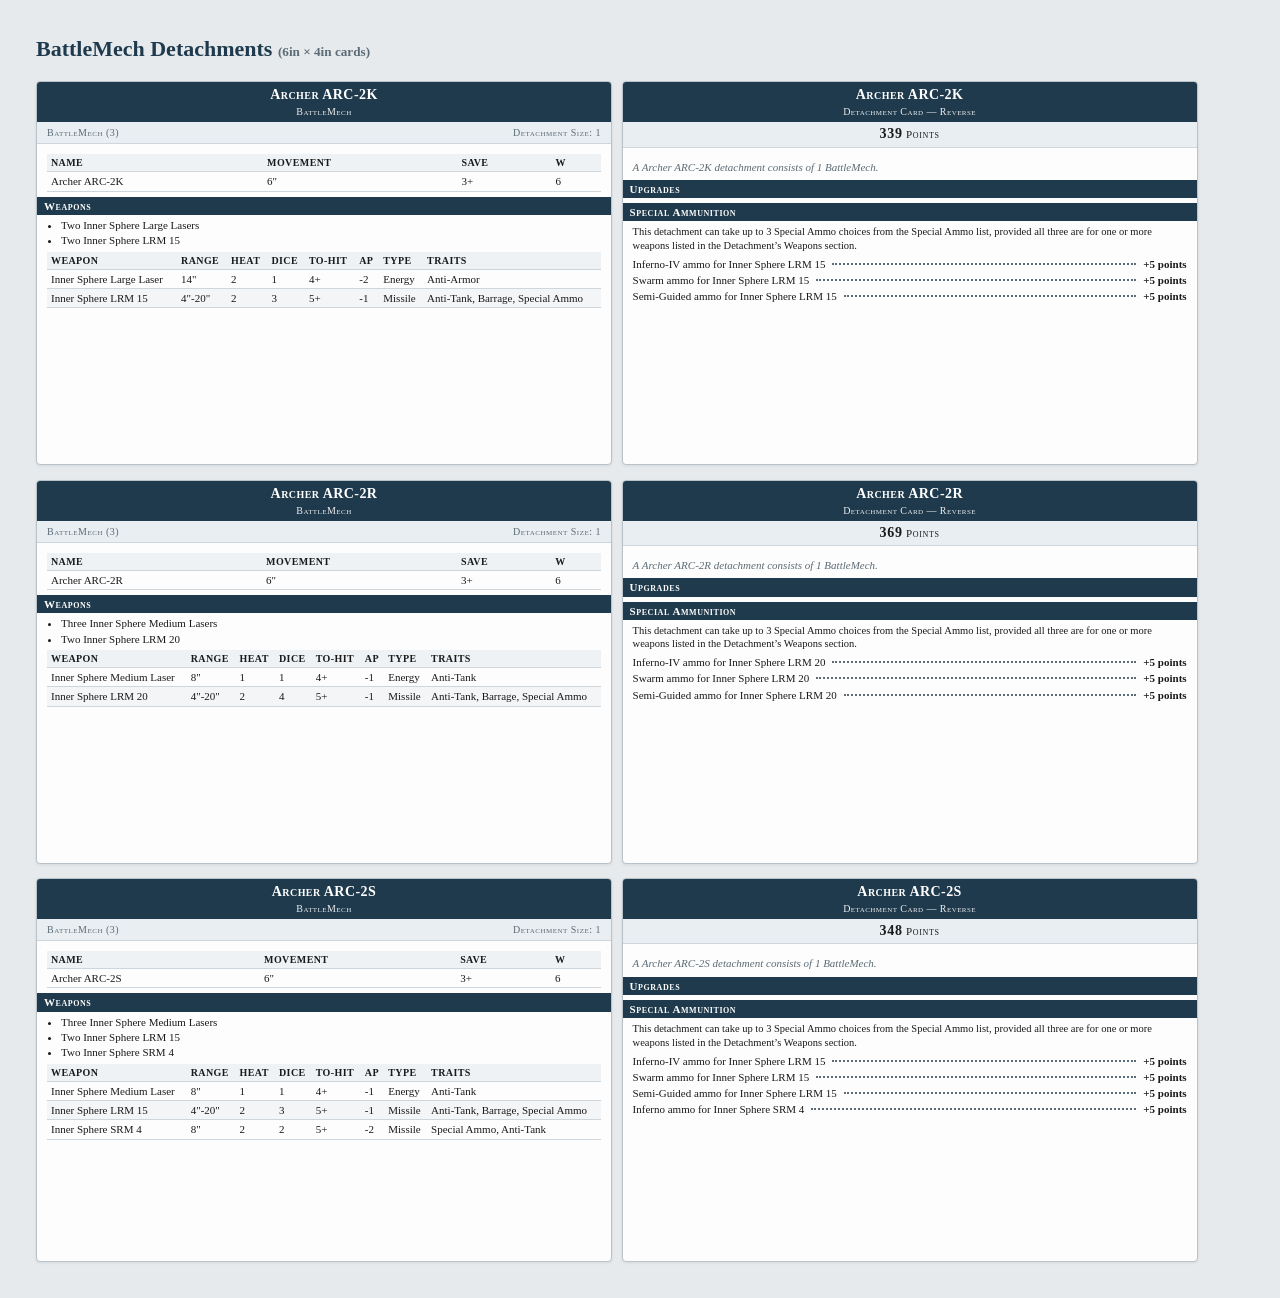
<file: output/cards/cards_mech.html>
<!doctype html>
<html lang='en'>
<head>
<meta charset='utf-8'>
<title>BattleMech Detachments</title>
<style>:root {
  --band: #1f3a4d;
  --band-text: #ffffff;
  --rule: #cfd6db;
  --row-alt: #f3f5f7;
  --ink: #1a1a1a;
  --muted: #5b6b75;
  --card-w: 6in;
  --card-h: 4in;
}
* { box-sizing: border-box; }
body {
  font-family: 'Georgia', 'Times New Roman', serif;
  background: #e7eaed;
  margin: 0;
  padding: 0.375in;
  color: var(--ink);
}
h1.page-title {
  font-family: 'Georgia', serif;
  font-size: 22px;
  margin: 0 0 0.2in 0;
  color: var(--band);
}
/* Screen: wrap pairs in rows */
.cards {
  display: flex;
  flex-direction: column;
  gap: 0.15in;
}
.pair {
  display: flex;
  flex-direction: row;
  gap: 0.1in;
  break-inside: avoid;
  page-break-inside: avoid;
}
.card {
  background: #fdfdfd;
  border: 1px solid #b9c2c8;
  border-radius: 4px;
  box-shadow: 0 1px 3px rgba(0,0,0,0.08);
  font-size: 11px;
  line-height: 1.3;
  display: flex;
  flex-direction: column;
  overflow: hidden;
  width: var(--card-w);
  height: var(--card-h);
  flex-shrink: 0;
}
.card .band {
  background: var(--band);
  color: var(--band-text);
  text-align: center;
  padding: 4px 10px;
  font-variant: small-caps;
  letter-spacing: 0.04em;
  flex-shrink: 0;
}
.card .band .title {
  font-size: 14px;
  font-weight: bold;
}
.card .band .sub {
  font-size: 10px;
  opacity: 0.92;
  margin-top: 1px;
}
.card .subband {
  background: #e9eef2;
  border-bottom: 1px solid var(--rule);
  display: flex;
  justify-content: space-between;
  padding: 4px 10px;
  font-variant: small-caps;
  font-size: 10px;
  color: var(--muted);
  letter-spacing: 0.05em;
  flex-shrink: 0;
}
.card .body {
  padding: 8px 10px;
  flex: 1;
  overflow: hidden;
}
.card table {
  border-collapse: collapse;
  width: 100%;
  margin: 2px 0 5px 0;
}
.card th, .card td {
  text-align: left;
  padding: 2px 4px;
  border-bottom: 1px solid var(--rule);
  vertical-align: top;
}
.card th {
  font-weight: bold;
  font-size: 10px;
  text-transform: uppercase;
  letter-spacing: 0.04em;
  background: #eef2f5;
}
.card tbody tr:nth-child(even) td { background: var(--row-alt); }
.card .weapons-bullets {
  margin: 2px 0 4px 14px;
  padding: 0;
}
.card .weapons-bullets li { margin: 1px 0; }
.card .section-h {
  background: var(--band);
  color: var(--band-text);
  padding: 2px 7px;
  font-variant: small-caps;
  letter-spacing: 0.05em;
  font-size: 11px;
  font-weight: bold;
  margin: 5px -10px 3px -10px;
}
.card .body > .section-h:first-child { margin-top: 0; }
.card .special-rules {
  font-size: 10px;
  margin-top: 3px;
}
.card .special-rules .label {
  font-variant: small-caps;
  font-weight: bold;
  letter-spacing: 0.05em;
}
.card .upgrade-line {
  display: flex;
  align-items: baseline;
  gap: 4px;
  margin: 2px 0;
}
.card .upgrade-line .desc { white-space: nowrap; }
.card .upgrade-line .dots {
  flex: 1;
  border-bottom: 2px dotted var(--muted);
  transform: translateY(-3px);
  margin: 0 3px;
}
.card .upgrade-line .cost {
  font-weight: bold;
  white-space: nowrap;
}
.card .description {
  margin: 4px 0 6px 0;
  font-style: italic;
  color: var(--muted);
}
.card .points-line {
  text-align: center;
  font-size: 11px;
  font-variant: small-caps;
  letter-spacing: 0.06em;
  background: #e9eef2;
  border-bottom: 1px solid var(--rule);
  padding: 3px 0;
  flex-shrink: 0;
}
.card .points-line strong { font-size: 14px; }
.empty { color: var(--muted); font-style: italic; }
@media print {
  @page { margin: 0.375in; }
  body { background: white; padding: 0; }
  h1.page-title { display: none; }
  .pair {
    break-after: always;
    page-break-after: always;
  }
  .pair:last-child {
    break-after: avoid;
    page-break-after: avoid;
  }
  .card { box-shadow: none; border-color: #999; }
}</style>
</head>
<body>
<h1 class='page-title'>BattleMech Detachments <small style='font-size:0.6em;color:#5b6b75;'>(6in &times; 4in cards)</small></h1>
<div class='cards'><div class='pair'><div class='card front'><div class='band'><div class='title'>Archer ARC-2K</div><div class='sub'>BattleMech</div></div><div class='subband'><span>BattleMech (3)</span><span>Detachment Size: 1</span></div><div class='body'><table class='stats'><thead><tr><th>Name</th><th>Movement</th><th>Save</th><th>W</th></tr></thead><tbody><tr><td>Archer ARC-2K</td><td>6&quot;</td><td>3+</td><td>6</td></tr></tbody></table><div class='section-h'>Weapons</div><ul class='weapons-bullets'><li>Two Inner Sphere Large Lasers</li><li>Two Inner Sphere LRM 15</li></ul><table class='weapons'><thead><tr><th>Weapon</th><th>Range</th><th>Heat</th><th>Dice</th><th>To-Hit</th><th>AP</th><th>Type</th><th>Traits</th></tr></thead><tbody><tr><td>Inner Sphere Large Laser</td><td>14&quot;</td><td>2</td><td>1</td><td>4+</td><td>-2</td><td>Energy</td><td>Anti-Armor</td></tr><tr><td>Inner Sphere LRM 15</td><td>4&quot;-20&quot;</td><td>2</td><td>3</td><td>5+</td><td>-1</td><td>Missile</td><td>Anti-Tank, Barrage, Special Ammo</td></tr></tbody></table></div></div><div class='card back'><div class='band'><div class='title'>Archer ARC-2K</div><div class='sub'>Detachment Card &mdash; Reverse</div></div><div class='points-line'><strong>339</strong> Points</div><div class='body'><p class='description'>A Archer ARC-2K detachment consists of 1 BattleMech.</p><div class='section-h'>Upgrades</div><div class='section-h'>Special Ammunition</div><p style='margin:4px 0; font-size:10.5px;'>This detachment can take up to 3 Special Ammo choices from the Special Ammo list, provided all three are for one or more weapons listed in the Detachment&rsquo;s Weapons section.</p><div class='upgrade-line'><span class='desc'>Inferno-IV ammo for Inner Sphere LRM 15</span><span class='dots'></span><span class='cost'>+5 points</span></div><div class='upgrade-line'><span class='desc'>Swarm ammo for Inner Sphere LRM 15</span><span class='dots'></span><span class='cost'>+5 points</span></div><div class='upgrade-line'><span class='desc'>Semi-Guided ammo for Inner Sphere LRM 15</span><span class='dots'></span><span class='cost'>+5 points</span></div></div></div></div><div class='pair'><div class='card front'><div class='band'><div class='title'>Archer ARC-2R</div><div class='sub'>BattleMech</div></div><div class='subband'><span>BattleMech (3)</span><span>Detachment Size: 1</span></div><div class='body'><table class='stats'><thead><tr><th>Name</th><th>Movement</th><th>Save</th><th>W</th></tr></thead><tbody><tr><td>Archer ARC-2R</td><td>6&quot;</td><td>3+</td><td>6</td></tr></tbody></table><div class='section-h'>Weapons</div><ul class='weapons-bullets'><li>Three Inner Sphere Medium Lasers</li><li>Two Inner Sphere LRM 20</li></ul><table class='weapons'><thead><tr><th>Weapon</th><th>Range</th><th>Heat</th><th>Dice</th><th>To-Hit</th><th>AP</th><th>Type</th><th>Traits</th></tr></thead><tbody><tr><td>Inner Sphere Medium Laser</td><td>8&quot;</td><td>1</td><td>1</td><td>4+</td><td>-1</td><td>Energy</td><td>Anti-Tank</td></tr><tr><td>Inner Sphere LRM 20</td><td>4&quot;-20&quot;</td><td>2</td><td>4</td><td>5+</td><td>-1</td><td>Missile</td><td>Anti-Tank, Barrage, Special Ammo</td></tr></tbody></table></div></div><div class='card back'><div class='band'><div class='title'>Archer ARC-2R</div><div class='sub'>Detachment Card &mdash; Reverse</div></div><div class='points-line'><strong>369</strong> Points</div><div class='body'><p class='description'>A Archer ARC-2R detachment consists of 1 BattleMech.</p><div class='section-h'>Upgrades</div><div class='section-h'>Special Ammunition</div><p style='margin:4px 0; font-size:10.5px;'>This detachment can take up to 3 Special Ammo choices from the Special Ammo list, provided all three are for one or more weapons listed in the Detachment&rsquo;s Weapons section.</p><div class='upgrade-line'><span class='desc'>Inferno-IV ammo for Inner Sphere LRM 20</span><span class='dots'></span><span class='cost'>+5 points</span></div><div class='upgrade-line'><span class='desc'>Swarm ammo for Inner Sphere LRM 20</span><span class='dots'></span><span class='cost'>+5 points</span></div><div class='upgrade-line'><span class='desc'>Semi-Guided ammo for Inner Sphere LRM 20</span><span class='dots'></span><span class='cost'>+5 points</span></div></div></div></div><div class='pair'><div class='card front'><div class='band'><div class='title'>Archer ARC-2S</div><div class='sub'>BattleMech</div></div><div class='subband'><span>BattleMech (3)</span><span>Detachment Size: 1</span></div><div class='body'><table class='stats'><thead><tr><th>Name</th><th>Movement</th><th>Save</th><th>W</th></tr></thead><tbody><tr><td>Archer ARC-2S</td><td>6&quot;</td><td>3+</td><td>6</td></tr></tbody></table><div class='section-h'>Weapons</div><ul class='weapons-bullets'><li>Three Inner Sphere Medium Lasers</li><li>Two Inner Sphere LRM 15</li><li>Two Inner Sphere SRM 4</li></ul><table class='weapons'><thead><tr><th>Weapon</th><th>Range</th><th>Heat</th><th>Dice</th><th>To-Hit</th><th>AP</th><th>Type</th><th>Traits</th></tr></thead><tbody><tr><td>Inner Sphere Medium Laser</td><td>8&quot;</td><td>1</td><td>1</td><td>4+</td><td>-1</td><td>Energy</td><td>Anti-Tank</td></tr><tr><td>Inner Sphere LRM 15</td><td>4&quot;-20&quot;</td><td>2</td><td>3</td><td>5+</td><td>-1</td><td>Missile</td><td>Anti-Tank, Barrage, Special Ammo</td></tr><tr><td>Inner Sphere SRM 4</td><td>8&quot;</td><td>2</td><td>2</td><td>5+</td><td>-2</td><td>Missile</td><td>Special Ammo, Anti-Tank</td></tr></tbody></table></div></div><div class='card back'><div class='band'><div class='title'>Archer ARC-2S</div><div class='sub'>Detachment Card &mdash; Reverse</div></div><div class='points-line'><strong>348</strong> Points</div><div class='body'><p class='description'>A Archer ARC-2S detachment consists of 1 BattleMech.</p><div class='section-h'>Upgrades</div><div class='section-h'>Special Ammunition</div><p style='margin:4px 0; font-size:10.5px;'>This detachment can take up to 3 Special Ammo choices from the Special Ammo list, provided all three are for one or more weapons listed in the Detachment&rsquo;s Weapons section.</p><div class='upgrade-line'><span class='desc'>Inferno-IV ammo for Inner Sphere LRM 15</span><span class='dots'></span><span class='cost'>+5 points</span></div><div class='upgrade-line'><span class='desc'>Swarm ammo for Inner Sphere LRM 15</span><span class='dots'></span><span class='cost'>+5 points</span></div><div class='upgrade-line'><span class='desc'>Semi-Guided ammo for Inner Sphere LRM 15</span><span class='dots'></span><span class='cost'>+5 points</span></div><div class='upgrade-line'><span class='desc'>Inferno ammo for Inner Sphere SRM 4</span><span class='dots'></span><span class='cost'>+5 points</span></div></div></div></div></div>
</body>
</html>
</file>
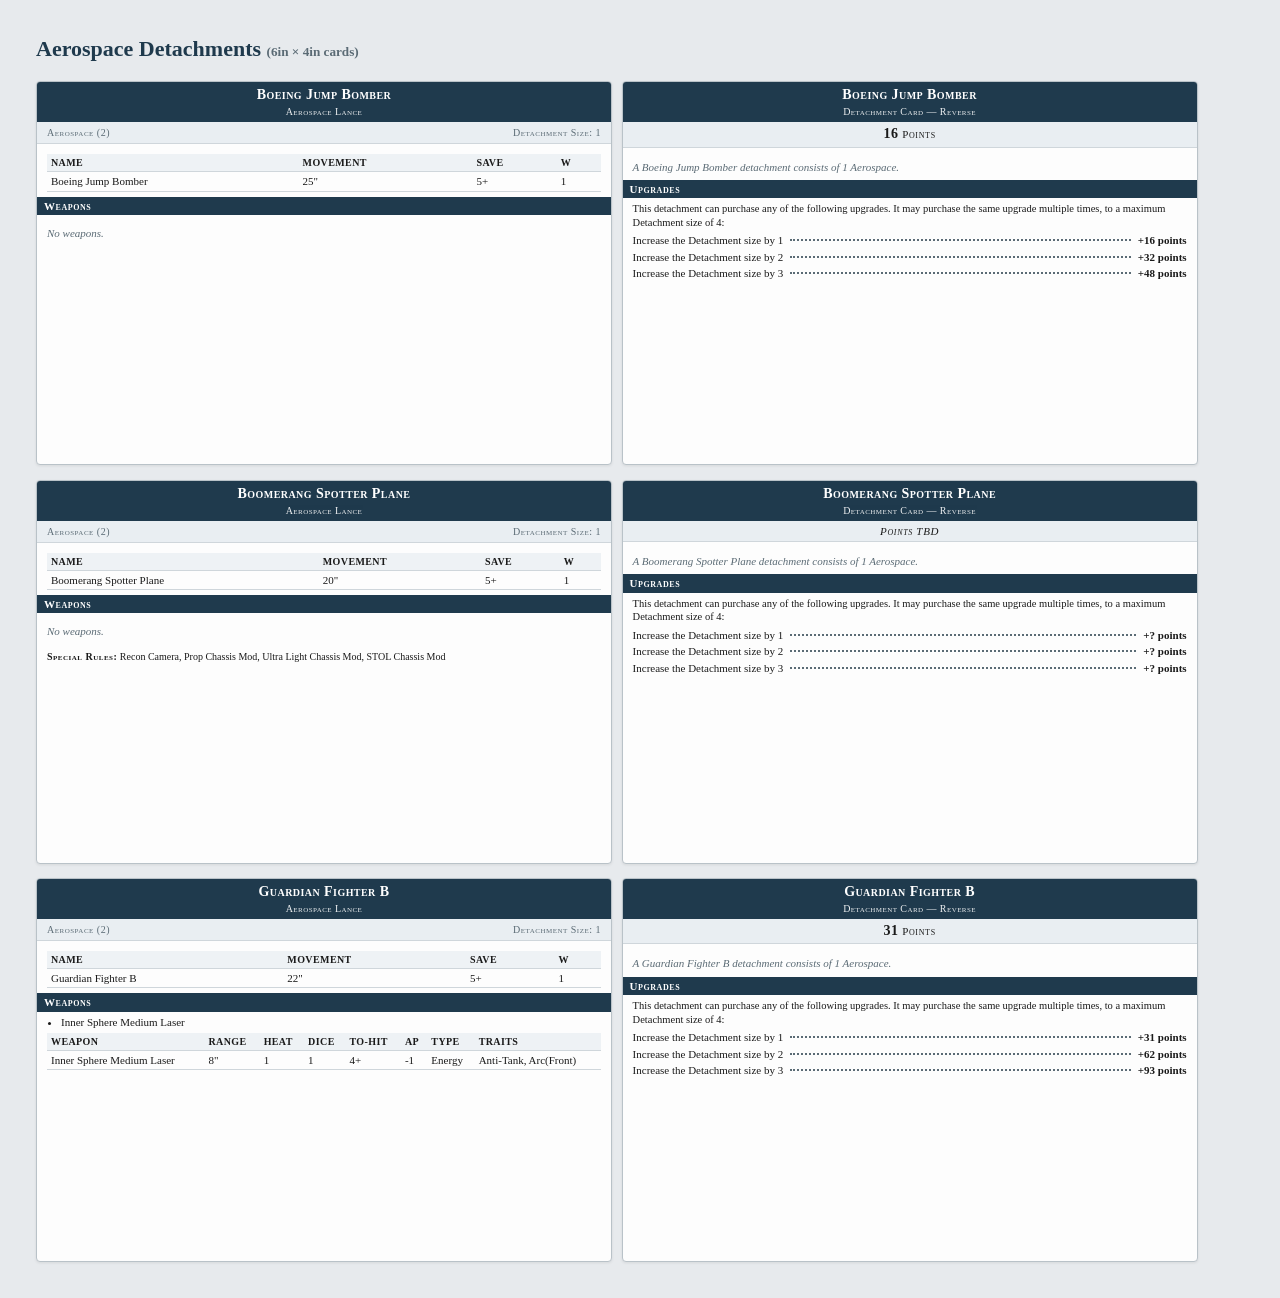
<file: output/cards_sample/cards_aerospace.html>
<!doctype html>
<html lang='en'>
<head>
<meta charset='utf-8'>
<title>Aerospace Detachments</title>
<style>:root {
  --band: #1f3a4d;
  --band-text: #ffffff;
  --rule: #cfd6db;
  --row-alt: #f3f5f7;
  --ink: #1a1a1a;
  --muted: #5b6b75;
  --card-w: 6in;
  --card-h: 4in;
}
* { box-sizing: border-box; }
body {
  font-family: 'Georgia', 'Times New Roman', serif;
  background: #e7eaed;
  margin: 0;
  padding: 0.375in;
  color: var(--ink);
}
h1.page-title {
  font-family: 'Georgia', serif;
  font-size: 22px;
  margin: 0 0 0.2in 0;
  color: var(--band);
}
/* Screen: wrap pairs in rows */
.cards {
  display: flex;
  flex-direction: column;
  gap: 0.15in;
}
.pair {
  display: flex;
  flex-direction: row;
  gap: 0.1in;
  break-inside: avoid;
  page-break-inside: avoid;
}
.card {
  background: #fdfdfd;
  border: 1px solid #b9c2c8;
  border-radius: 4px;
  box-shadow: 0 1px 3px rgba(0,0,0,0.08);
  font-size: 11px;
  line-height: 1.3;
  display: flex;
  flex-direction: column;
  overflow: hidden;
  width: var(--card-w);
  height: var(--card-h);
  flex-shrink: 0;
}
.card .band {
  background: var(--band);
  color: var(--band-text);
  text-align: center;
  padding: 4px 10px;
  font-variant: small-caps;
  letter-spacing: 0.04em;
  flex-shrink: 0;
}
.card .band .title {
  font-size: 14px;
  font-weight: bold;
}
.card .band .sub {
  font-size: 10px;
  opacity: 0.92;
  margin-top: 1px;
}
.card .subband {
  background: #e9eef2;
  border-bottom: 1px solid var(--rule);
  display: flex;
  justify-content: space-between;
  padding: 4px 10px;
  font-variant: small-caps;
  font-size: 10px;
  color: var(--muted);
  letter-spacing: 0.05em;
  flex-shrink: 0;
}
.card .body {
  padding: 8px 10px;
  flex: 1;
  overflow: hidden;
}
.card table {
  border-collapse: collapse;
  width: 100%;
  margin: 2px 0 5px 0;
}
.card th, .card td {
  text-align: left;
  padding: 2px 4px;
  border-bottom: 1px solid var(--rule);
  vertical-align: top;
}
.card th {
  font-weight: bold;
  font-size: 10px;
  text-transform: uppercase;
  letter-spacing: 0.04em;
  background: #eef2f5;
}
.card tbody tr:nth-child(even) td { background: var(--row-alt); }
.card .weapons-bullets {
  margin: 2px 0 4px 14px;
  padding: 0;
}
.card .weapons-bullets li { margin: 1px 0; }
.card .section-h {
  background: var(--band);
  color: var(--band-text);
  padding: 2px 7px;
  font-variant: small-caps;
  letter-spacing: 0.05em;
  font-size: 11px;
  font-weight: bold;
  margin: 5px -10px 3px -10px;
}
.card .body > .section-h:first-child { margin-top: 0; }
.card .special-rules {
  font-size: 10px;
  margin-top: 3px;
}
.card .special-rules .label {
  font-variant: small-caps;
  font-weight: bold;
  letter-spacing: 0.05em;
}
.card .upgrade-line {
  display: flex;
  align-items: baseline;
  gap: 4px;
  margin: 2px 0;
}
.card .upgrade-line .desc { white-space: nowrap; }
.card .upgrade-line .dots {
  flex: 1;
  border-bottom: 2px dotted var(--muted);
  transform: translateY(-3px);
  margin: 0 3px;
}
.card .upgrade-line .cost {
  font-weight: bold;
  white-space: nowrap;
}
.card .description {
  margin: 4px 0 6px 0;
  font-style: italic;
  color: var(--muted);
}
.card .points-line {
  text-align: center;
  font-size: 11px;
  font-variant: small-caps;
  letter-spacing: 0.06em;
  background: #e9eef2;
  border-bottom: 1px solid var(--rule);
  padding: 3px 0;
  flex-shrink: 0;
}
.card .points-line strong { font-size: 14px; }
.empty { color: var(--muted); font-style: italic; }
@media print {
  @page { margin: 0.375in; }
  body { background: white; padding: 0; }
  h1.page-title { display: none; }
  .pair {
    break-after: always;
    page-break-after: always;
  }
  .pair:last-child {
    break-after: avoid;
    page-break-after: avoid;
  }
  .card { box-shadow: none; border-color: #999; }
}</style>
</head>
<body>
<h1 class='page-title'>Aerospace Detachments <small style='font-size:0.6em;color:#5b6b75;'>(6in &times; 4in cards)</small></h1>
<div class='cards'><div class='pair'><div class='card front'><div class='band'><div class='title'>Boeing Jump Bomber</div><div class='sub'>Aerospace Lance</div></div><div class='subband'><span>Aerospace (2)</span><span>Detachment Size: 1</span></div><div class='body'><table class='stats'><thead><tr><th>Name</th><th>Movement</th><th>Save</th><th>W</th></tr></thead><tbody><tr><td>Boeing Jump Bomber</td><td>25&quot;</td><td>5+</td><td>1</td></tr></tbody></table><div class='section-h'>Weapons</div><ul class='weapons-bullets'></ul><p class="empty">No weapons.</p></div></div><div class='card back'><div class='band'><div class='title'>Boeing Jump Bomber</div><div class='sub'>Detachment Card &mdash; Reverse</div></div><div class='points-line'><strong>16</strong> Points</div><div class='body'><p class='description'>A Boeing Jump Bomber detachment consists of 1 Aerospace.</p><div class='section-h'>Upgrades</div><p style='margin:4px 0; font-size:10.5px;'>This detachment can purchase any of the following upgrades. It may purchase the same upgrade multiple times, to a maximum Detachment size of 4:</p><div class='upgrade-line'><span class='desc'>Increase the Detachment size by 1</span><span class='dots'></span><span class='cost'>+16 points</span></div><div class='upgrade-line'><span class='desc'>Increase the Detachment size by 2</span><span class='dots'></span><span class='cost'>+32 points</span></div><div class='upgrade-line'><span class='desc'>Increase the Detachment size by 3</span><span class='dots'></span><span class='cost'>+48 points</span></div></div></div></div><div class='pair'><div class='card front'><div class='band'><div class='title'>Boomerang Spotter Plane</div><div class='sub'>Aerospace Lance</div></div><div class='subband'><span>Aerospace (2)</span><span>Detachment Size: 1</span></div><div class='body'><table class='stats'><thead><tr><th>Name</th><th>Movement</th><th>Save</th><th>W</th></tr></thead><tbody><tr><td>Boomerang Spotter Plane</td><td>20&quot;</td><td>5+</td><td>1</td></tr></tbody></table><div class='section-h'>Weapons</div><ul class='weapons-bullets'></ul><p class="empty">No weapons.</p><div class='special-rules'><span class='label'>Special Rules:</span> Recon Camera, Prop Chassis Mod, Ultra Light Chassis Mod, STOL Chassis Mod</div></div></div><div class='card back'><div class='band'><div class='title'>Boomerang Spotter Plane</div><div class='sub'>Detachment Card &mdash; Reverse</div></div><div class='points-line'><em>Points TBD</em></div><div class='body'><p class='description'>A Boomerang Spotter Plane detachment consists of 1 Aerospace.</p><div class='section-h'>Upgrades</div><p style='margin:4px 0; font-size:10.5px;'>This detachment can purchase any of the following upgrades. It may purchase the same upgrade multiple times, to a maximum Detachment size of 4:</p><div class='upgrade-line'><span class='desc'>Increase the Detachment size by 1</span><span class='dots'></span><span class='cost'>+? points</span></div><div class='upgrade-line'><span class='desc'>Increase the Detachment size by 2</span><span class='dots'></span><span class='cost'>+? points</span></div><div class='upgrade-line'><span class='desc'>Increase the Detachment size by 3</span><span class='dots'></span><span class='cost'>+? points</span></div></div></div></div><div class='pair'><div class='card front'><div class='band'><div class='title'>Guardian Fighter B</div><div class='sub'>Aerospace Lance</div></div><div class='subband'><span>Aerospace (2)</span><span>Detachment Size: 1</span></div><div class='body'><table class='stats'><thead><tr><th>Name</th><th>Movement</th><th>Save</th><th>W</th></tr></thead><tbody><tr><td>Guardian Fighter B</td><td>22&quot;</td><td>5+</td><td>1</td></tr></tbody></table><div class='section-h'>Weapons</div><ul class='weapons-bullets'><li>Inner Sphere Medium Laser</li></ul><table class='weapons'><thead><tr><th>Weapon</th><th>Range</th><th>Heat</th><th>Dice</th><th>To-Hit</th><th>AP</th><th>Type</th><th>Traits</th></tr></thead><tbody><tr><td>Inner Sphere Medium Laser</td><td>8&quot;</td><td>1</td><td>1</td><td>4+</td><td>-1</td><td>Energy</td><td>Anti-Tank, Arc(Front)</td></tr></tbody></table></div></div><div class='card back'><div class='band'><div class='title'>Guardian Fighter B</div><div class='sub'>Detachment Card &mdash; Reverse</div></div><div class='points-line'><strong>31</strong> Points</div><div class='body'><p class='description'>A Guardian Fighter B detachment consists of 1 Aerospace.</p><div class='section-h'>Upgrades</div><p style='margin:4px 0; font-size:10.5px;'>This detachment can purchase any of the following upgrades. It may purchase the same upgrade multiple times, to a maximum Detachment size of 4:</p><div class='upgrade-line'><span class='desc'>Increase the Detachment size by 1</span><span class='dots'></span><span class='cost'>+31 points</span></div><div class='upgrade-line'><span class='desc'>Increase the Detachment size by 2</span><span class='dots'></span><span class='cost'>+62 points</span></div><div class='upgrade-line'><span class='desc'>Increase the Detachment size by 3</span><span class='dots'></span><span class='cost'>+93 points</span></div></div></div></div></div>
</body>
</html>
</file>
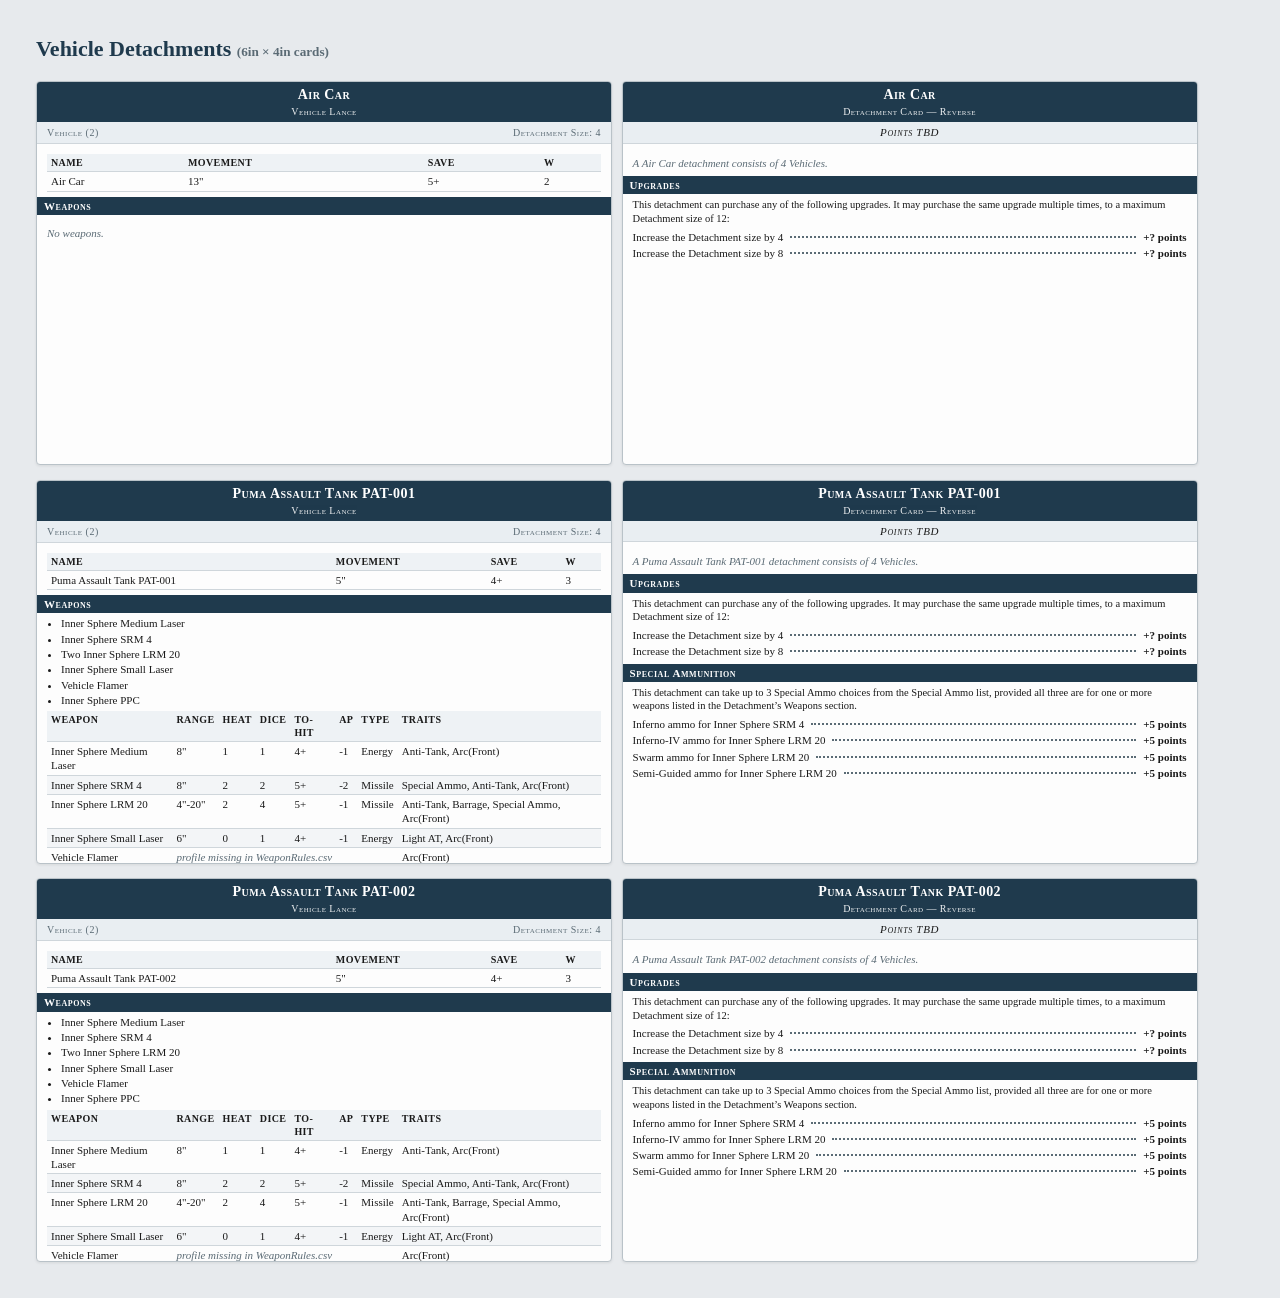
<file: output/cards_sample/cards_vehicle.html>
<!doctype html>
<html lang='en'>
<head>
<meta charset='utf-8'>
<title>Vehicle Detachments</title>
<style>:root {
  --band: #1f3a4d;
  --band-text: #ffffff;
  --rule: #cfd6db;
  --row-alt: #f3f5f7;
  --ink: #1a1a1a;
  --muted: #5b6b75;
  --card-w: 6in;
  --card-h: 4in;
}
* { box-sizing: border-box; }
body {
  font-family: 'Georgia', 'Times New Roman', serif;
  background: #e7eaed;
  margin: 0;
  padding: 0.375in;
  color: var(--ink);
}
h1.page-title {
  font-family: 'Georgia', serif;
  font-size: 22px;
  margin: 0 0 0.2in 0;
  color: var(--band);
}
/* Screen: wrap pairs in rows */
.cards {
  display: flex;
  flex-direction: column;
  gap: 0.15in;
}
.pair {
  display: flex;
  flex-direction: row;
  gap: 0.1in;
  break-inside: avoid;
  page-break-inside: avoid;
}
.card {
  background: #fdfdfd;
  border: 1px solid #b9c2c8;
  border-radius: 4px;
  box-shadow: 0 1px 3px rgba(0,0,0,0.08);
  font-size: 11px;
  line-height: 1.3;
  display: flex;
  flex-direction: column;
  overflow: hidden;
  width: var(--card-w);
  height: var(--card-h);
  flex-shrink: 0;
}
.card .band {
  background: var(--band);
  color: var(--band-text);
  text-align: center;
  padding: 4px 10px;
  font-variant: small-caps;
  letter-spacing: 0.04em;
  flex-shrink: 0;
}
.card .band .title {
  font-size: 14px;
  font-weight: bold;
}
.card .band .sub {
  font-size: 10px;
  opacity: 0.92;
  margin-top: 1px;
}
.card .subband {
  background: #e9eef2;
  border-bottom: 1px solid var(--rule);
  display: flex;
  justify-content: space-between;
  padding: 4px 10px;
  font-variant: small-caps;
  font-size: 10px;
  color: var(--muted);
  letter-spacing: 0.05em;
  flex-shrink: 0;
}
.card .body {
  padding: 8px 10px;
  flex: 1;
  overflow: hidden;
}
.card table {
  border-collapse: collapse;
  width: 100%;
  margin: 2px 0 5px 0;
}
.card th, .card td {
  text-align: left;
  padding: 2px 4px;
  border-bottom: 1px solid var(--rule);
  vertical-align: top;
}
.card th {
  font-weight: bold;
  font-size: 10px;
  text-transform: uppercase;
  letter-spacing: 0.04em;
  background: #eef2f5;
}
.card tbody tr:nth-child(even) td { background: var(--row-alt); }
.card .weapons-bullets {
  margin: 2px 0 4px 14px;
  padding: 0;
}
.card .weapons-bullets li { margin: 1px 0; }
.card .section-h {
  background: var(--band);
  color: var(--band-text);
  padding: 2px 7px;
  font-variant: small-caps;
  letter-spacing: 0.05em;
  font-size: 11px;
  font-weight: bold;
  margin: 5px -10px 3px -10px;
}
.card .body > .section-h:first-child { margin-top: 0; }
.card .special-rules {
  font-size: 10px;
  margin-top: 3px;
}
.card .special-rules .label {
  font-variant: small-caps;
  font-weight: bold;
  letter-spacing: 0.05em;
}
.card .upgrade-line {
  display: flex;
  align-items: baseline;
  gap: 4px;
  margin: 2px 0;
}
.card .upgrade-line .desc { white-space: nowrap; }
.card .upgrade-line .dots {
  flex: 1;
  border-bottom: 2px dotted var(--muted);
  transform: translateY(-3px);
  margin: 0 3px;
}
.card .upgrade-line .cost {
  font-weight: bold;
  white-space: nowrap;
}
.card .description {
  margin: 4px 0 6px 0;
  font-style: italic;
  color: var(--muted);
}
.card .points-line {
  text-align: center;
  font-size: 11px;
  font-variant: small-caps;
  letter-spacing: 0.06em;
  background: #e9eef2;
  border-bottom: 1px solid var(--rule);
  padding: 3px 0;
  flex-shrink: 0;
}
.card .points-line strong { font-size: 14px; }
.empty { color: var(--muted); font-style: italic; }
@media print {
  @page { margin: 0.375in; }
  body { background: white; padding: 0; }
  h1.page-title { display: none; }
  .pair {
    break-after: always;
    page-break-after: always;
  }
  .pair:last-child {
    break-after: avoid;
    page-break-after: avoid;
  }
  .card { box-shadow: none; border-color: #999; }
}</style>
</head>
<body>
<h1 class='page-title'>Vehicle Detachments <small style='font-size:0.6em;color:#5b6b75;'>(6in &times; 4in cards)</small></h1>
<div class='cards'><div class='pair'><div class='card front'><div class='band'><div class='title'>Air Car</div><div class='sub'>Vehicle Lance</div></div><div class='subband'><span>Vehicle (2)</span><span>Detachment Size: 4</span></div><div class='body'><table class='stats'><thead><tr><th>Name</th><th>Movement</th><th>Save</th><th>W</th></tr></thead><tbody><tr><td>Air Car</td><td>13&quot;</td><td>5+</td><td>2</td></tr></tbody></table><div class='section-h'>Weapons</div><ul class='weapons-bullets'></ul><p class="empty">No weapons.</p></div></div><div class='card back'><div class='band'><div class='title'>Air Car</div><div class='sub'>Detachment Card &mdash; Reverse</div></div><div class='points-line'><em>Points TBD</em></div><div class='body'><p class='description'>A Air Car detachment consists of 4 Vehicles.</p><div class='section-h'>Upgrades</div><p style='margin:4px 0; font-size:10.5px;'>This detachment can purchase any of the following upgrades. It may purchase the same upgrade multiple times, to a maximum Detachment size of 12:</p><div class='upgrade-line'><span class='desc'>Increase the Detachment size by 4</span><span class='dots'></span><span class='cost'>+? points</span></div><div class='upgrade-line'><span class='desc'>Increase the Detachment size by 8</span><span class='dots'></span><span class='cost'>+? points</span></div></div></div></div><div class='pair'><div class='card front'><div class='band'><div class='title'>Puma Assault Tank PAT-001</div><div class='sub'>Vehicle Lance</div></div><div class='subband'><span>Vehicle (2)</span><span>Detachment Size: 4</span></div><div class='body'><table class='stats'><thead><tr><th>Name</th><th>Movement</th><th>Save</th><th>W</th></tr></thead><tbody><tr><td>Puma Assault Tank PAT-001</td><td>5&quot;</td><td>4+</td><td>3</td></tr></tbody></table><div class='section-h'>Weapons</div><ul class='weapons-bullets'><li>Inner Sphere Medium Laser</li><li>Inner Sphere SRM 4</li><li>Two Inner Sphere LRM 20</li><li>Inner Sphere Small Laser</li><li>Vehicle Flamer</li><li>Inner Sphere PPC</li></ul><table class='weapons'><thead><tr><th>Weapon</th><th>Range</th><th>Heat</th><th>Dice</th><th>To-Hit</th><th>AP</th><th>Type</th><th>Traits</th></tr></thead><tbody><tr><td>Inner Sphere Medium Laser</td><td>8&quot;</td><td>1</td><td>1</td><td>4+</td><td>-1</td><td>Energy</td><td>Anti-Tank, Arc(Front)</td></tr><tr><td>Inner Sphere SRM 4</td><td>8&quot;</td><td>2</td><td>2</td><td>5+</td><td>-2</td><td>Missile</td><td>Special Ammo, Anti-Tank, Arc(Front)</td></tr><tr><td>Inner Sphere LRM 20</td><td>4&quot;-20&quot;</td><td>2</td><td>4</td><td>5+</td><td>-1</td><td>Missile</td><td>Anti-Tank, Barrage, Special Ammo, Arc(Front)</td></tr><tr><td>Inner Sphere Small Laser</td><td>6&quot;</td><td>0</td><td>1</td><td>4+</td><td>-1</td><td>Energy</td><td>Light AT, Arc(Front)</td></tr><tr><td>Vehicle Flamer</td><td colspan='6' class='empty'>profile missing in WeaponRules.csv</td><td>Arc(Front)</td></tr><tr><td>Inner Sphere PPC</td><td>2&quot;-18&quot;</td><td>4</td><td>1</td><td>4+</td><td>-3</td><td>Energy</td><td>Shock Pulse</td></tr></tbody></table></div></div><div class='card back'><div class='band'><div class='title'>Puma Assault Tank PAT-001</div><div class='sub'>Detachment Card &mdash; Reverse</div></div><div class='points-line'><em>Points TBD</em></div><div class='body'><p class='description'>A Puma Assault Tank PAT-001 detachment consists of 4 Vehicles.</p><div class='section-h'>Upgrades</div><p style='margin:4px 0; font-size:10.5px;'>This detachment can purchase any of the following upgrades. It may purchase the same upgrade multiple times, to a maximum Detachment size of 12:</p><div class='upgrade-line'><span class='desc'>Increase the Detachment size by 4</span><span class='dots'></span><span class='cost'>+? points</span></div><div class='upgrade-line'><span class='desc'>Increase the Detachment size by 8</span><span class='dots'></span><span class='cost'>+? points</span></div><div class='section-h'>Special Ammunition</div><p style='margin:4px 0; font-size:10.5px;'>This detachment can take up to 3 Special Ammo choices from the Special Ammo list, provided all three are for one or more weapons listed in the Detachment&rsquo;s Weapons section.</p><div class='upgrade-line'><span class='desc'>Inferno ammo for Inner Sphere SRM 4</span><span class='dots'></span><span class='cost'>+5 points</span></div><div class='upgrade-line'><span class='desc'>Inferno-IV ammo for Inner Sphere LRM 20</span><span class='dots'></span><span class='cost'>+5 points</span></div><div class='upgrade-line'><span class='desc'>Swarm ammo for Inner Sphere LRM 20</span><span class='dots'></span><span class='cost'>+5 points</span></div><div class='upgrade-line'><span class='desc'>Semi-Guided ammo for Inner Sphere LRM 20</span><span class='dots'></span><span class='cost'>+5 points</span></div></div></div></div><div class='pair'><div class='card front'><div class='band'><div class='title'>Puma Assault Tank PAT-002</div><div class='sub'>Vehicle Lance</div></div><div class='subband'><span>Vehicle (2)</span><span>Detachment Size: 4</span></div><div class='body'><table class='stats'><thead><tr><th>Name</th><th>Movement</th><th>Save</th><th>W</th></tr></thead><tbody><tr><td>Puma Assault Tank PAT-002</td><td>5&quot;</td><td>4+</td><td>3</td></tr></tbody></table><div class='section-h'>Weapons</div><ul class='weapons-bullets'><li>Inner Sphere Medium Laser</li><li>Inner Sphere SRM 4</li><li>Two Inner Sphere LRM 20</li><li>Inner Sphere Small Laser</li><li>Vehicle Flamer</li><li>Inner Sphere PPC</li></ul><table class='weapons'><thead><tr><th>Weapon</th><th>Range</th><th>Heat</th><th>Dice</th><th>To-Hit</th><th>AP</th><th>Type</th><th>Traits</th></tr></thead><tbody><tr><td>Inner Sphere Medium Laser</td><td>8&quot;</td><td>1</td><td>1</td><td>4+</td><td>-1</td><td>Energy</td><td>Anti-Tank, Arc(Front)</td></tr><tr><td>Inner Sphere SRM 4</td><td>8&quot;</td><td>2</td><td>2</td><td>5+</td><td>-2</td><td>Missile</td><td>Special Ammo, Anti-Tank, Arc(Front)</td></tr><tr><td>Inner Sphere LRM 20</td><td>4&quot;-20&quot;</td><td>2</td><td>4</td><td>5+</td><td>-1</td><td>Missile</td><td>Anti-Tank, Barrage, Special Ammo, Arc(Front)</td></tr><tr><td>Inner Sphere Small Laser</td><td>6&quot;</td><td>0</td><td>1</td><td>4+</td><td>-1</td><td>Energy</td><td>Light AT, Arc(Front)</td></tr><tr><td>Vehicle Flamer</td><td colspan='6' class='empty'>profile missing in WeaponRules.csv</td><td>Arc(Front)</td></tr><tr><td>Inner Sphere PPC</td><td>2&quot;-18&quot;</td><td>4</td><td>1</td><td>4+</td><td>-3</td><td>Energy</td><td>Shock Pulse</td></tr></tbody></table></div></div><div class='card back'><div class='band'><div class='title'>Puma Assault Tank PAT-002</div><div class='sub'>Detachment Card &mdash; Reverse</div></div><div class='points-line'><em>Points TBD</em></div><div class='body'><p class='description'>A Puma Assault Tank PAT-002 detachment consists of 4 Vehicles.</p><div class='section-h'>Upgrades</div><p style='margin:4px 0; font-size:10.5px;'>This detachment can purchase any of the following upgrades. It may purchase the same upgrade multiple times, to a maximum Detachment size of 12:</p><div class='upgrade-line'><span class='desc'>Increase the Detachment size by 4</span><span class='dots'></span><span class='cost'>+? points</span></div><div class='upgrade-line'><span class='desc'>Increase the Detachment size by 8</span><span class='dots'></span><span class='cost'>+? points</span></div><div class='section-h'>Special Ammunition</div><p style='margin:4px 0; font-size:10.5px;'>This detachment can take up to 3 Special Ammo choices from the Special Ammo list, provided all three are for one or more weapons listed in the Detachment&rsquo;s Weapons section.</p><div class='upgrade-line'><span class='desc'>Inferno ammo for Inner Sphere SRM 4</span><span class='dots'></span><span class='cost'>+5 points</span></div><div class='upgrade-line'><span class='desc'>Inferno-IV ammo for Inner Sphere LRM 20</span><span class='dots'></span><span class='cost'>+5 points</span></div><div class='upgrade-line'><span class='desc'>Swarm ammo for Inner Sphere LRM 20</span><span class='dots'></span><span class='cost'>+5 points</span></div><div class='upgrade-line'><span class='desc'>Semi-Guided ammo for Inner Sphere LRM 20</span><span class='dots'></span><span class='cost'>+5 points</span></div></div></div></div></div>
</body>
</html>
</file>
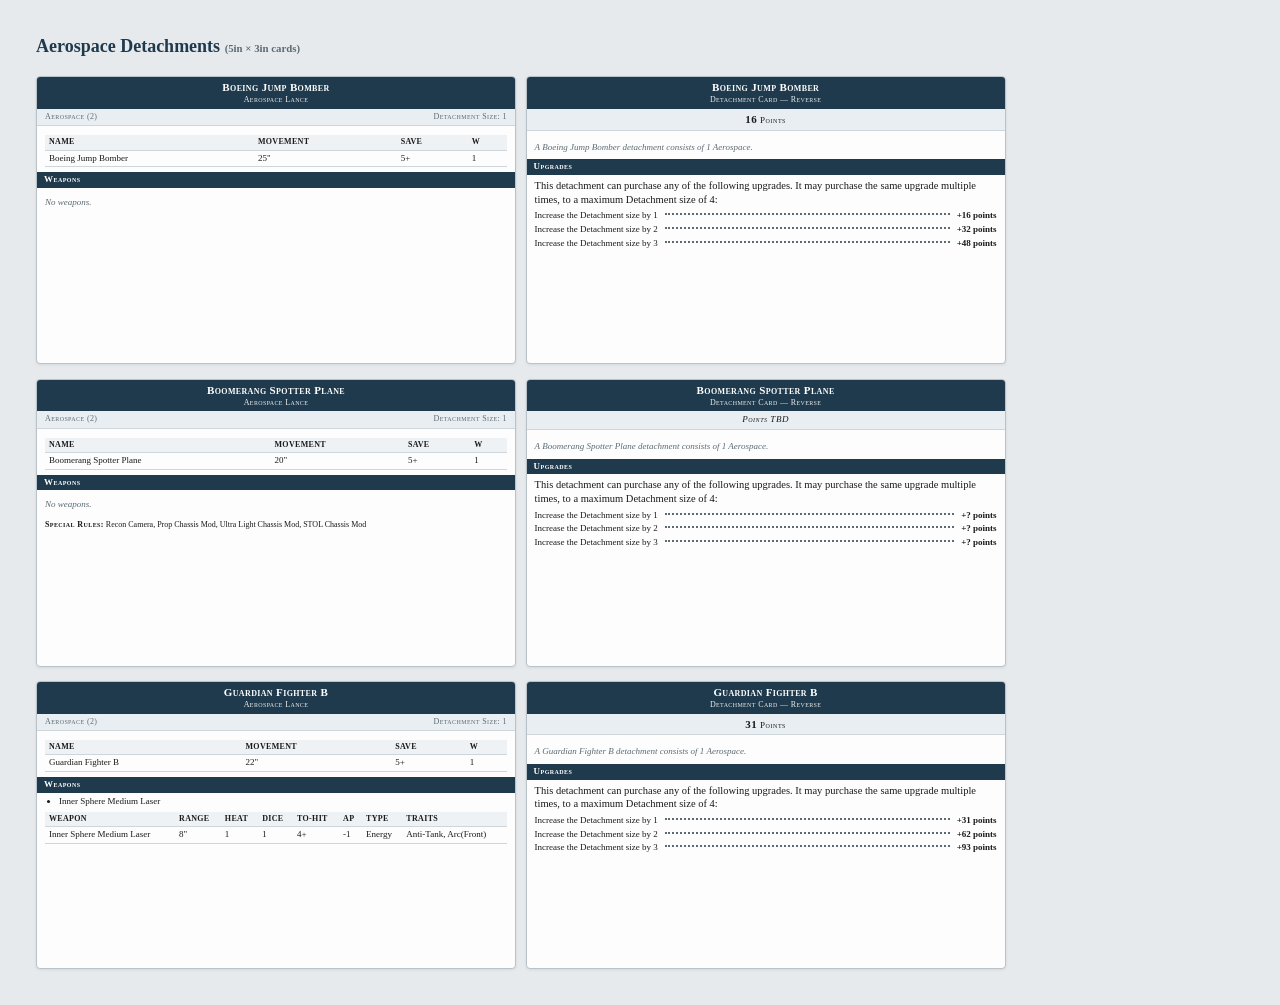
<file: output/cards_sample_5x3/cards_aerospace.html>
<!doctype html>
<html lang='en'>
<head>
<meta charset='utf-8'>
<title>Aerospace Detachments</title>
<style>:root {
  --band: #1f3a4d;
  --band-text: #ffffff;
  --rule: #cfd6db;
  --row-alt: #f3f5f7;
  --ink: #1a1a1a;
  --muted: #5b6b75;
  --card-w: 5in;
  --card-h: 3in;
}
* { box-sizing: border-box; }
body {
  font-family: 'Georgia', 'Times New Roman', serif;
  background: #e7eaed;
  margin: 0;
  padding: 0.375in;
  color: var(--ink);
}
h1.page-title {
  font-family: 'Georgia', serif;
  font-size: 18px;
  margin: 0 0 0.2in 0;
  color: var(--band);
}
/* Screen: wrap pairs in rows */
.cards {
  display: flex;
  flex-direction: column;
  gap: 0.15in;
}
.pair {
  display: flex;
  flex-direction: row;
  gap: 0.1in;
  break-inside: avoid;
  page-break-inside: avoid;
}
.card {
  background: #fdfdfd;
  border: 1px solid #b9c2c8;
  border-radius: 4px;
  box-shadow: 0 1px 3px rgba(0,0,0,0.08);
  font-size: 9px;
  line-height: 1.3;
  display: flex;
  flex-direction: column;
  overflow: hidden;
  width: var(--card-w);
  height: var(--card-h);
  flex-shrink: 0;
}
.card .band {
  background: var(--band);
  color: var(--band-text);
  text-align: center;
  padding: 3px 8px;
  font-variant: small-caps;
  letter-spacing: 0.04em;
  flex-shrink: 0;
}
.card .band .title {
  font-size: 11px;
  font-weight: bold;
}
.card .band .sub {
  font-size: 8px;
  opacity: 0.92;
  margin-top: 1px;
}
.card .subband {
  background: #e9eef2;
  border-bottom: 1px solid var(--rule);
  display: flex;
  justify-content: space-between;
  padding: 3px 8px;
  font-variant: small-caps;
  font-size: 8px;
  color: var(--muted);
  letter-spacing: 0.05em;
  flex-shrink: 0;
}
.card .body {
  padding: 7px 8px;
  flex: 1;
  overflow: hidden;
}
.card table {
  border-collapse: collapse;
  width: 100%;
  margin: 2px 0 5px 0;
}
.card th, .card td {
  text-align: left;
  padding: 2px 4px;
  border-bottom: 1px solid var(--rule);
  vertical-align: top;
}
.card th {
  font-weight: bold;
  font-size: 8px;
  text-transform: uppercase;
  letter-spacing: 0.04em;
  background: #eef2f5;
}
.card tbody tr:nth-child(even) td { background: var(--row-alt); }
.card .weapons-bullets {
  margin: 2px 0 4px 14px;
  padding: 0;
}
.card .weapons-bullets li { margin: 1px 0; }
.card .section-h {
  background: var(--band);
  color: var(--band-text);
  padding: 2px 7px;
  font-variant: small-caps;
  letter-spacing: 0.05em;
  font-size: 9px;
  font-weight: bold;
  margin: 5px -8px 3px -8px;
}
.card .body > .section-h:first-child { margin-top: 0; }
.card .special-rules {
  font-size: 8px;
  margin-top: 3px;
}
.card .special-rules .label {
  font-variant: small-caps;
  font-weight: bold;
  letter-spacing: 0.05em;
}
.card .upgrade-line {
  display: flex;
  align-items: baseline;
  gap: 4px;
  margin: 2px 0;
}
.card .upgrade-line .desc { white-space: nowrap; }
.card .upgrade-line .dots {
  flex: 1;
  border-bottom: 2px dotted var(--muted);
  transform: translateY(-3px);
  margin: 0 3px;
}
.card .upgrade-line .cost {
  font-weight: bold;
  white-space: nowrap;
}
.card .description {
  margin: 4px 0 6px 0;
  font-style: italic;
  color: var(--muted);
}
.card .points-line {
  text-align: center;
  font-size: 9px;
  font-variant: small-caps;
  letter-spacing: 0.06em;
  background: #e9eef2;
  border-bottom: 1px solid var(--rule);
  padding: 3px 0;
  flex-shrink: 0;
}
.card .points-line strong { font-size: 11px; }
.empty { color: var(--muted); font-style: italic; }
@media print {
  @page { margin: 0.375in; }
  body { background: white; padding: 0; }
  h1.page-title { display: none; }
  .pair {
    break-after: always;
    page-break-after: always;
  }
  .pair:last-child {
    break-after: avoid;
    page-break-after: avoid;
  }
  .card { box-shadow: none; border-color: #999; }
}</style>
</head>
<body>
<h1 class='page-title'>Aerospace Detachments <small style='font-size:0.6em;color:#5b6b75;'>(5in &times; 3in cards)</small></h1>
<div class='cards'><div class='pair'><div class='card front'><div class='band'><div class='title'>Boeing Jump Bomber</div><div class='sub'>Aerospace Lance</div></div><div class='subband'><span>Aerospace (2)</span><span>Detachment Size: 1</span></div><div class='body'><table class='stats'><thead><tr><th>Name</th><th>Movement</th><th>Save</th><th>W</th></tr></thead><tbody><tr><td>Boeing Jump Bomber</td><td>25&quot;</td><td>5+</td><td>1</td></tr></tbody></table><div class='section-h'>Weapons</div><ul class='weapons-bullets'></ul><p class="empty">No weapons.</p></div></div><div class='card back'><div class='band'><div class='title'>Boeing Jump Bomber</div><div class='sub'>Detachment Card &mdash; Reverse</div></div><div class='points-line'><strong>16</strong> Points</div><div class='body'><p class='description'>A Boeing Jump Bomber detachment consists of 1 Aerospace.</p><div class='section-h'>Upgrades</div><p style='margin:4px 0; font-size:10.5px;'>This detachment can purchase any of the following upgrades. It may purchase the same upgrade multiple times, to a maximum Detachment size of 4:</p><div class='upgrade-line'><span class='desc'>Increase the Detachment size by 1</span><span class='dots'></span><span class='cost'>+16 points</span></div><div class='upgrade-line'><span class='desc'>Increase the Detachment size by 2</span><span class='dots'></span><span class='cost'>+32 points</span></div><div class='upgrade-line'><span class='desc'>Increase the Detachment size by 3</span><span class='dots'></span><span class='cost'>+48 points</span></div></div></div></div><div class='pair'><div class='card front'><div class='band'><div class='title'>Boomerang Spotter Plane</div><div class='sub'>Aerospace Lance</div></div><div class='subband'><span>Aerospace (2)</span><span>Detachment Size: 1</span></div><div class='body'><table class='stats'><thead><tr><th>Name</th><th>Movement</th><th>Save</th><th>W</th></tr></thead><tbody><tr><td>Boomerang Spotter Plane</td><td>20&quot;</td><td>5+</td><td>1</td></tr></tbody></table><div class='section-h'>Weapons</div><ul class='weapons-bullets'></ul><p class="empty">No weapons.</p><div class='special-rules'><span class='label'>Special Rules:</span> Recon Camera, Prop Chassis Mod, Ultra Light Chassis Mod, STOL Chassis Mod</div></div></div><div class='card back'><div class='band'><div class='title'>Boomerang Spotter Plane</div><div class='sub'>Detachment Card &mdash; Reverse</div></div><div class='points-line'><em>Points TBD</em></div><div class='body'><p class='description'>A Boomerang Spotter Plane detachment consists of 1 Aerospace.</p><div class='section-h'>Upgrades</div><p style='margin:4px 0; font-size:10.5px;'>This detachment can purchase any of the following upgrades. It may purchase the same upgrade multiple times, to a maximum Detachment size of 4:</p><div class='upgrade-line'><span class='desc'>Increase the Detachment size by 1</span><span class='dots'></span><span class='cost'>+? points</span></div><div class='upgrade-line'><span class='desc'>Increase the Detachment size by 2</span><span class='dots'></span><span class='cost'>+? points</span></div><div class='upgrade-line'><span class='desc'>Increase the Detachment size by 3</span><span class='dots'></span><span class='cost'>+? points</span></div></div></div></div><div class='pair'><div class='card front'><div class='band'><div class='title'>Guardian Fighter B</div><div class='sub'>Aerospace Lance</div></div><div class='subband'><span>Aerospace (2)</span><span>Detachment Size: 1</span></div><div class='body'><table class='stats'><thead><tr><th>Name</th><th>Movement</th><th>Save</th><th>W</th></tr></thead><tbody><tr><td>Guardian Fighter B</td><td>22&quot;</td><td>5+</td><td>1</td></tr></tbody></table><div class='section-h'>Weapons</div><ul class='weapons-bullets'><li>Inner Sphere Medium Laser</li></ul><table class='weapons'><thead><tr><th>Weapon</th><th>Range</th><th>Heat</th><th>Dice</th><th>To-Hit</th><th>AP</th><th>Type</th><th>Traits</th></tr></thead><tbody><tr><td>Inner Sphere Medium Laser</td><td>8&quot;</td><td>1</td><td>1</td><td>4+</td><td>-1</td><td>Energy</td><td>Anti-Tank, Arc(Front)</td></tr></tbody></table></div></div><div class='card back'><div class='band'><div class='title'>Guardian Fighter B</div><div class='sub'>Detachment Card &mdash; Reverse</div></div><div class='points-line'><strong>31</strong> Points</div><div class='body'><p class='description'>A Guardian Fighter B detachment consists of 1 Aerospace.</p><div class='section-h'>Upgrades</div><p style='margin:4px 0; font-size:10.5px;'>This detachment can purchase any of the following upgrades. It may purchase the same upgrade multiple times, to a maximum Detachment size of 4:</p><div class='upgrade-line'><span class='desc'>Increase the Detachment size by 1</span><span class='dots'></span><span class='cost'>+31 points</span></div><div class='upgrade-line'><span class='desc'>Increase the Detachment size by 2</span><span class='dots'></span><span class='cost'>+62 points</span></div><div class='upgrade-line'><span class='desc'>Increase the Detachment size by 3</span><span class='dots'></span><span class='cost'>+93 points</span></div></div></div></div></div>
</body>
</html>
</file>
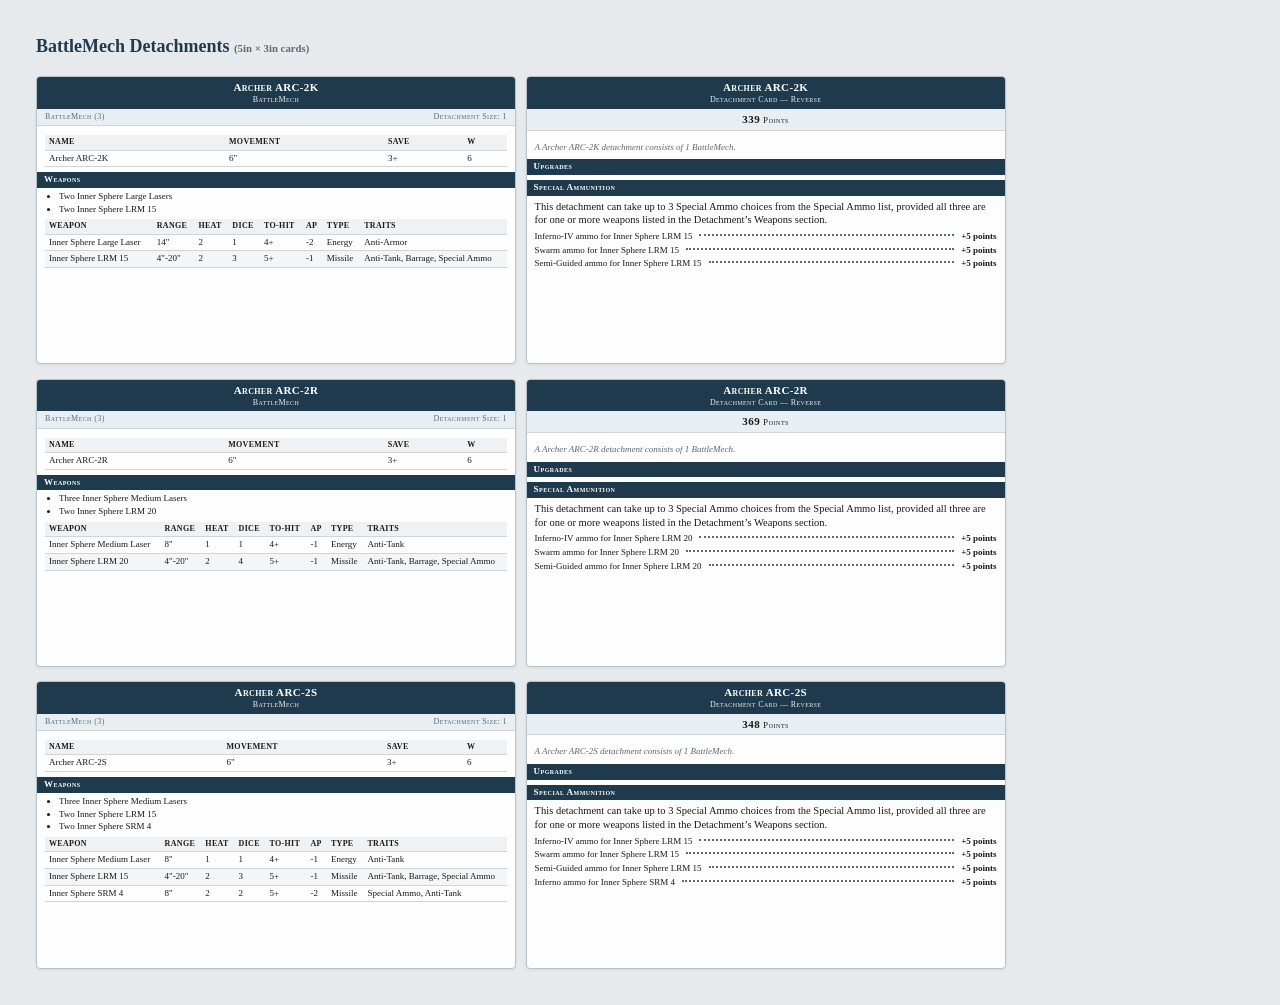
<file: output/cards_sample_5x3/cards_mech.html>
<!doctype html>
<html lang='en'>
<head>
<meta charset='utf-8'>
<title>BattleMech Detachments</title>
<style>:root {
  --band: #1f3a4d;
  --band-text: #ffffff;
  --rule: #cfd6db;
  --row-alt: #f3f5f7;
  --ink: #1a1a1a;
  --muted: #5b6b75;
  --card-w: 5in;
  --card-h: 3in;
}
* { box-sizing: border-box; }
body {
  font-family: 'Georgia', 'Times New Roman', serif;
  background: #e7eaed;
  margin: 0;
  padding: 0.375in;
  color: var(--ink);
}
h1.page-title {
  font-family: 'Georgia', serif;
  font-size: 18px;
  margin: 0 0 0.2in 0;
  color: var(--band);
}
/* Screen: wrap pairs in rows */
.cards {
  display: flex;
  flex-direction: column;
  gap: 0.15in;
}
.pair {
  display: flex;
  flex-direction: row;
  gap: 0.1in;
  break-inside: avoid;
  page-break-inside: avoid;
}
.card {
  background: #fdfdfd;
  border: 1px solid #b9c2c8;
  border-radius: 4px;
  box-shadow: 0 1px 3px rgba(0,0,0,0.08);
  font-size: 9px;
  line-height: 1.3;
  display: flex;
  flex-direction: column;
  overflow: hidden;
  width: var(--card-w);
  height: var(--card-h);
  flex-shrink: 0;
}
.card .band {
  background: var(--band);
  color: var(--band-text);
  text-align: center;
  padding: 3px 8px;
  font-variant: small-caps;
  letter-spacing: 0.04em;
  flex-shrink: 0;
}
.card .band .title {
  font-size: 11px;
  font-weight: bold;
}
.card .band .sub {
  font-size: 8px;
  opacity: 0.92;
  margin-top: 1px;
}
.card .subband {
  background: #e9eef2;
  border-bottom: 1px solid var(--rule);
  display: flex;
  justify-content: space-between;
  padding: 3px 8px;
  font-variant: small-caps;
  font-size: 8px;
  color: var(--muted);
  letter-spacing: 0.05em;
  flex-shrink: 0;
}
.card .body {
  padding: 7px 8px;
  flex: 1;
  overflow: hidden;
}
.card table {
  border-collapse: collapse;
  width: 100%;
  margin: 2px 0 5px 0;
}
.card th, .card td {
  text-align: left;
  padding: 2px 4px;
  border-bottom: 1px solid var(--rule);
  vertical-align: top;
}
.card th {
  font-weight: bold;
  font-size: 8px;
  text-transform: uppercase;
  letter-spacing: 0.04em;
  background: #eef2f5;
}
.card tbody tr:nth-child(even) td { background: var(--row-alt); }
.card .weapons-bullets {
  margin: 2px 0 4px 14px;
  padding: 0;
}
.card .weapons-bullets li { margin: 1px 0; }
.card .section-h {
  background: var(--band);
  color: var(--band-text);
  padding: 2px 7px;
  font-variant: small-caps;
  letter-spacing: 0.05em;
  font-size: 9px;
  font-weight: bold;
  margin: 5px -8px 3px -8px;
}
.card .body > .section-h:first-child { margin-top: 0; }
.card .special-rules {
  font-size: 8px;
  margin-top: 3px;
}
.card .special-rules .label {
  font-variant: small-caps;
  font-weight: bold;
  letter-spacing: 0.05em;
}
.card .upgrade-line {
  display: flex;
  align-items: baseline;
  gap: 4px;
  margin: 2px 0;
}
.card .upgrade-line .desc { white-space: nowrap; }
.card .upgrade-line .dots {
  flex: 1;
  border-bottom: 2px dotted var(--muted);
  transform: translateY(-3px);
  margin: 0 3px;
}
.card .upgrade-line .cost {
  font-weight: bold;
  white-space: nowrap;
}
.card .description {
  margin: 4px 0 6px 0;
  font-style: italic;
  color: var(--muted);
}
.card .points-line {
  text-align: center;
  font-size: 9px;
  font-variant: small-caps;
  letter-spacing: 0.06em;
  background: #e9eef2;
  border-bottom: 1px solid var(--rule);
  padding: 3px 0;
  flex-shrink: 0;
}
.card .points-line strong { font-size: 11px; }
.empty { color: var(--muted); font-style: italic; }
@media print {
  @page { margin: 0.375in; }
  body { background: white; padding: 0; }
  h1.page-title { display: none; }
  .pair {
    break-after: always;
    page-break-after: always;
  }
  .pair:last-child {
    break-after: avoid;
    page-break-after: avoid;
  }
  .card { box-shadow: none; border-color: #999; }
}</style>
</head>
<body>
<h1 class='page-title'>BattleMech Detachments <small style='font-size:0.6em;color:#5b6b75;'>(5in &times; 3in cards)</small></h1>
<div class='cards'><div class='pair'><div class='card front'><div class='band'><div class='title'>Archer ARC-2K</div><div class='sub'>BattleMech</div></div><div class='subband'><span>BattleMech (3)</span><span>Detachment Size: 1</span></div><div class='body'><table class='stats'><thead><tr><th>Name</th><th>Movement</th><th>Save</th><th>W</th></tr></thead><tbody><tr><td>Archer ARC-2K</td><td>6&quot;</td><td>3+</td><td>6</td></tr></tbody></table><div class='section-h'>Weapons</div><ul class='weapons-bullets'><li>Two Inner Sphere Large Lasers</li><li>Two Inner Sphere LRM 15</li></ul><table class='weapons'><thead><tr><th>Weapon</th><th>Range</th><th>Heat</th><th>Dice</th><th>To-Hit</th><th>AP</th><th>Type</th><th>Traits</th></tr></thead><tbody><tr><td>Inner Sphere Large Laser</td><td>14&quot;</td><td>2</td><td>1</td><td>4+</td><td>-2</td><td>Energy</td><td>Anti-Armor</td></tr><tr><td>Inner Sphere LRM 15</td><td>4&quot;-20&quot;</td><td>2</td><td>3</td><td>5+</td><td>-1</td><td>Missile</td><td>Anti-Tank, Barrage, Special Ammo</td></tr></tbody></table></div></div><div class='card back'><div class='band'><div class='title'>Archer ARC-2K</div><div class='sub'>Detachment Card &mdash; Reverse</div></div><div class='points-line'><strong>339</strong> Points</div><div class='body'><p class='description'>A Archer ARC-2K detachment consists of 1 BattleMech.</p><div class='section-h'>Upgrades</div><div class='section-h'>Special Ammunition</div><p style='margin:4px 0; font-size:10.5px;'>This detachment can take up to 3 Special Ammo choices from the Special Ammo list, provided all three are for one or more weapons listed in the Detachment&rsquo;s Weapons section.</p><div class='upgrade-line'><span class='desc'>Inferno-IV ammo for Inner Sphere LRM 15</span><span class='dots'></span><span class='cost'>+5 points</span></div><div class='upgrade-line'><span class='desc'>Swarm ammo for Inner Sphere LRM 15</span><span class='dots'></span><span class='cost'>+5 points</span></div><div class='upgrade-line'><span class='desc'>Semi-Guided ammo for Inner Sphere LRM 15</span><span class='dots'></span><span class='cost'>+5 points</span></div></div></div></div><div class='pair'><div class='card front'><div class='band'><div class='title'>Archer ARC-2R</div><div class='sub'>BattleMech</div></div><div class='subband'><span>BattleMech (3)</span><span>Detachment Size: 1</span></div><div class='body'><table class='stats'><thead><tr><th>Name</th><th>Movement</th><th>Save</th><th>W</th></tr></thead><tbody><tr><td>Archer ARC-2R</td><td>6&quot;</td><td>3+</td><td>6</td></tr></tbody></table><div class='section-h'>Weapons</div><ul class='weapons-bullets'><li>Three Inner Sphere Medium Lasers</li><li>Two Inner Sphere LRM 20</li></ul><table class='weapons'><thead><tr><th>Weapon</th><th>Range</th><th>Heat</th><th>Dice</th><th>To-Hit</th><th>AP</th><th>Type</th><th>Traits</th></tr></thead><tbody><tr><td>Inner Sphere Medium Laser</td><td>8&quot;</td><td>1</td><td>1</td><td>4+</td><td>-1</td><td>Energy</td><td>Anti-Tank</td></tr><tr><td>Inner Sphere LRM 20</td><td>4&quot;-20&quot;</td><td>2</td><td>4</td><td>5+</td><td>-1</td><td>Missile</td><td>Anti-Tank, Barrage, Special Ammo</td></tr></tbody></table></div></div><div class='card back'><div class='band'><div class='title'>Archer ARC-2R</div><div class='sub'>Detachment Card &mdash; Reverse</div></div><div class='points-line'><strong>369</strong> Points</div><div class='body'><p class='description'>A Archer ARC-2R detachment consists of 1 BattleMech.</p><div class='section-h'>Upgrades</div><div class='section-h'>Special Ammunition</div><p style='margin:4px 0; font-size:10.5px;'>This detachment can take up to 3 Special Ammo choices from the Special Ammo list, provided all three are for one or more weapons listed in the Detachment&rsquo;s Weapons section.</p><div class='upgrade-line'><span class='desc'>Inferno-IV ammo for Inner Sphere LRM 20</span><span class='dots'></span><span class='cost'>+5 points</span></div><div class='upgrade-line'><span class='desc'>Swarm ammo for Inner Sphere LRM 20</span><span class='dots'></span><span class='cost'>+5 points</span></div><div class='upgrade-line'><span class='desc'>Semi-Guided ammo for Inner Sphere LRM 20</span><span class='dots'></span><span class='cost'>+5 points</span></div></div></div></div><div class='pair'><div class='card front'><div class='band'><div class='title'>Archer ARC-2S</div><div class='sub'>BattleMech</div></div><div class='subband'><span>BattleMech (3)</span><span>Detachment Size: 1</span></div><div class='body'><table class='stats'><thead><tr><th>Name</th><th>Movement</th><th>Save</th><th>W</th></tr></thead><tbody><tr><td>Archer ARC-2S</td><td>6&quot;</td><td>3+</td><td>6</td></tr></tbody></table><div class='section-h'>Weapons</div><ul class='weapons-bullets'><li>Three Inner Sphere Medium Lasers</li><li>Two Inner Sphere LRM 15</li><li>Two Inner Sphere SRM 4</li></ul><table class='weapons'><thead><tr><th>Weapon</th><th>Range</th><th>Heat</th><th>Dice</th><th>To-Hit</th><th>AP</th><th>Type</th><th>Traits</th></tr></thead><tbody><tr><td>Inner Sphere Medium Laser</td><td>8&quot;</td><td>1</td><td>1</td><td>4+</td><td>-1</td><td>Energy</td><td>Anti-Tank</td></tr><tr><td>Inner Sphere LRM 15</td><td>4&quot;-20&quot;</td><td>2</td><td>3</td><td>5+</td><td>-1</td><td>Missile</td><td>Anti-Tank, Barrage, Special Ammo</td></tr><tr><td>Inner Sphere SRM 4</td><td>8&quot;</td><td>2</td><td>2</td><td>5+</td><td>-2</td><td>Missile</td><td>Special Ammo, Anti-Tank</td></tr></tbody></table></div></div><div class='card back'><div class='band'><div class='title'>Archer ARC-2S</div><div class='sub'>Detachment Card &mdash; Reverse</div></div><div class='points-line'><strong>348</strong> Points</div><div class='body'><p class='description'>A Archer ARC-2S detachment consists of 1 BattleMech.</p><div class='section-h'>Upgrades</div><div class='section-h'>Special Ammunition</div><p style='margin:4px 0; font-size:10.5px;'>This detachment can take up to 3 Special Ammo choices from the Special Ammo list, provided all three are for one or more weapons listed in the Detachment&rsquo;s Weapons section.</p><div class='upgrade-line'><span class='desc'>Inferno-IV ammo for Inner Sphere LRM 15</span><span class='dots'></span><span class='cost'>+5 points</span></div><div class='upgrade-line'><span class='desc'>Swarm ammo for Inner Sphere LRM 15</span><span class='dots'></span><span class='cost'>+5 points</span></div><div class='upgrade-line'><span class='desc'>Semi-Guided ammo for Inner Sphere LRM 15</span><span class='dots'></span><span class='cost'>+5 points</span></div><div class='upgrade-line'><span class='desc'>Inferno ammo for Inner Sphere SRM 4</span><span class='dots'></span><span class='cost'>+5 points</span></div></div></div></div></div>
</body>
</html>
</file>
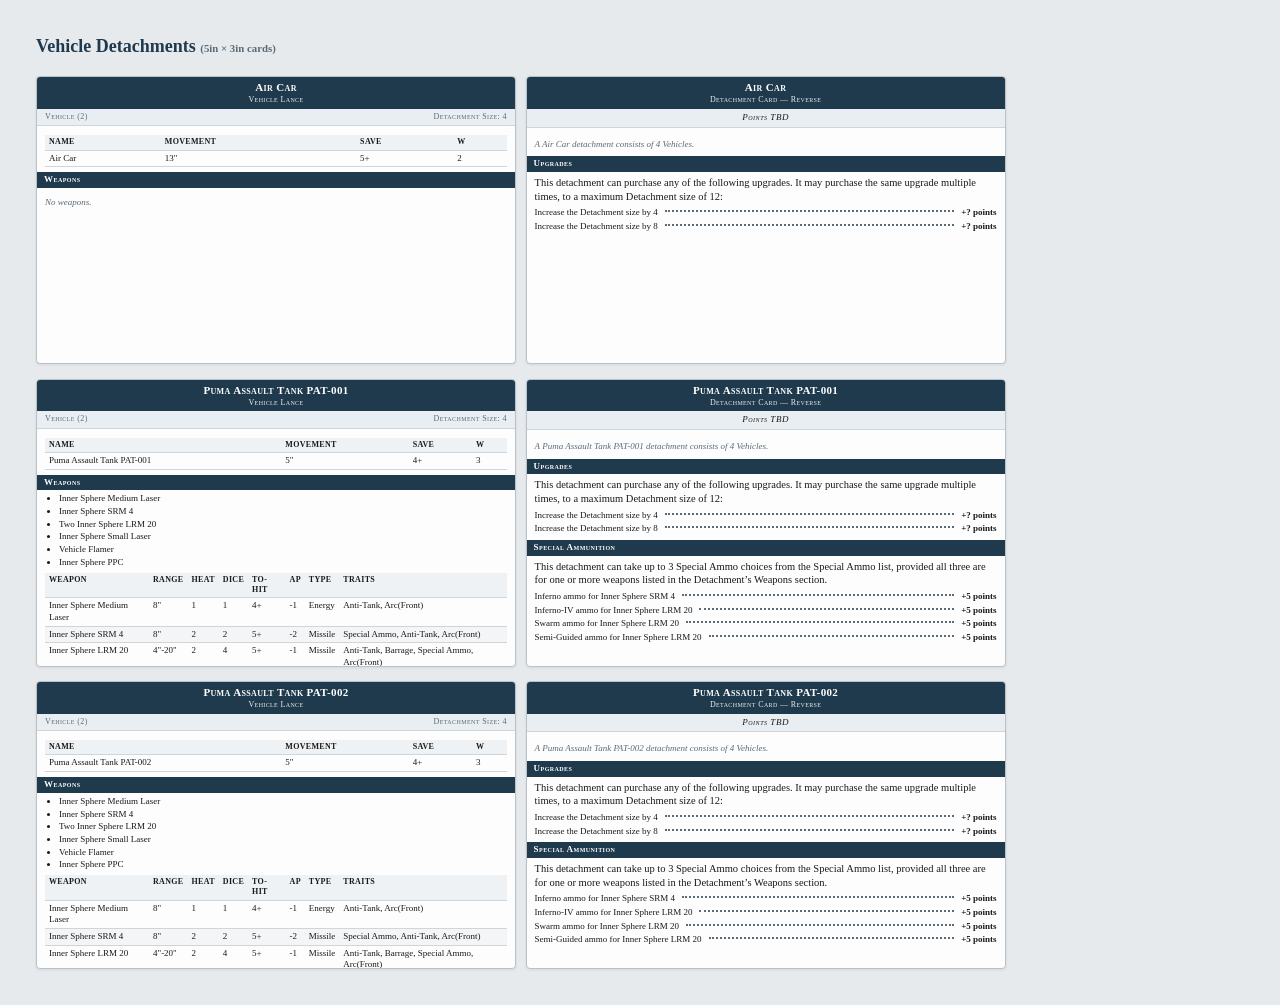
<file: output/cards_sample_5x3/cards_vehicle.html>
<!doctype html>
<html lang='en'>
<head>
<meta charset='utf-8'>
<title>Vehicle Detachments</title>
<style>:root {
  --band: #1f3a4d;
  --band-text: #ffffff;
  --rule: #cfd6db;
  --row-alt: #f3f5f7;
  --ink: #1a1a1a;
  --muted: #5b6b75;
  --card-w: 5in;
  --card-h: 3in;
}
* { box-sizing: border-box; }
body {
  font-family: 'Georgia', 'Times New Roman', serif;
  background: #e7eaed;
  margin: 0;
  padding: 0.375in;
  color: var(--ink);
}
h1.page-title {
  font-family: 'Georgia', serif;
  font-size: 18px;
  margin: 0 0 0.2in 0;
  color: var(--band);
}
/* Screen: wrap pairs in rows */
.cards {
  display: flex;
  flex-direction: column;
  gap: 0.15in;
}
.pair {
  display: flex;
  flex-direction: row;
  gap: 0.1in;
  break-inside: avoid;
  page-break-inside: avoid;
}
.card {
  background: #fdfdfd;
  border: 1px solid #b9c2c8;
  border-radius: 4px;
  box-shadow: 0 1px 3px rgba(0,0,0,0.08);
  font-size: 9px;
  line-height: 1.3;
  display: flex;
  flex-direction: column;
  overflow: hidden;
  width: var(--card-w);
  height: var(--card-h);
  flex-shrink: 0;
}
.card .band {
  background: var(--band);
  color: var(--band-text);
  text-align: center;
  padding: 3px 8px;
  font-variant: small-caps;
  letter-spacing: 0.04em;
  flex-shrink: 0;
}
.card .band .title {
  font-size: 11px;
  font-weight: bold;
}
.card .band .sub {
  font-size: 8px;
  opacity: 0.92;
  margin-top: 1px;
}
.card .subband {
  background: #e9eef2;
  border-bottom: 1px solid var(--rule);
  display: flex;
  justify-content: space-between;
  padding: 3px 8px;
  font-variant: small-caps;
  font-size: 8px;
  color: var(--muted);
  letter-spacing: 0.05em;
  flex-shrink: 0;
}
.card .body {
  padding: 7px 8px;
  flex: 1;
  overflow: hidden;
}
.card table {
  border-collapse: collapse;
  width: 100%;
  margin: 2px 0 5px 0;
}
.card th, .card td {
  text-align: left;
  padding: 2px 4px;
  border-bottom: 1px solid var(--rule);
  vertical-align: top;
}
.card th {
  font-weight: bold;
  font-size: 8px;
  text-transform: uppercase;
  letter-spacing: 0.04em;
  background: #eef2f5;
}
.card tbody tr:nth-child(even) td { background: var(--row-alt); }
.card .weapons-bullets {
  margin: 2px 0 4px 14px;
  padding: 0;
}
.card .weapons-bullets li { margin: 1px 0; }
.card .section-h {
  background: var(--band);
  color: var(--band-text);
  padding: 2px 7px;
  font-variant: small-caps;
  letter-spacing: 0.05em;
  font-size: 9px;
  font-weight: bold;
  margin: 5px -8px 3px -8px;
}
.card .body > .section-h:first-child { margin-top: 0; }
.card .special-rules {
  font-size: 8px;
  margin-top: 3px;
}
.card .special-rules .label {
  font-variant: small-caps;
  font-weight: bold;
  letter-spacing: 0.05em;
}
.card .upgrade-line {
  display: flex;
  align-items: baseline;
  gap: 4px;
  margin: 2px 0;
}
.card .upgrade-line .desc { white-space: nowrap; }
.card .upgrade-line .dots {
  flex: 1;
  border-bottom: 2px dotted var(--muted);
  transform: translateY(-3px);
  margin: 0 3px;
}
.card .upgrade-line .cost {
  font-weight: bold;
  white-space: nowrap;
}
.card .description {
  margin: 4px 0 6px 0;
  font-style: italic;
  color: var(--muted);
}
.card .points-line {
  text-align: center;
  font-size: 9px;
  font-variant: small-caps;
  letter-spacing: 0.06em;
  background: #e9eef2;
  border-bottom: 1px solid var(--rule);
  padding: 3px 0;
  flex-shrink: 0;
}
.card .points-line strong { font-size: 11px; }
.empty { color: var(--muted); font-style: italic; }
@media print {
  @page { margin: 0.375in; }
  body { background: white; padding: 0; }
  h1.page-title { display: none; }
  .pair {
    break-after: always;
    page-break-after: always;
  }
  .pair:last-child {
    break-after: avoid;
    page-break-after: avoid;
  }
  .card { box-shadow: none; border-color: #999; }
}</style>
</head>
<body>
<h1 class='page-title'>Vehicle Detachments <small style='font-size:0.6em;color:#5b6b75;'>(5in &times; 3in cards)</small></h1>
<div class='cards'><div class='pair'><div class='card front'><div class='band'><div class='title'>Air Car</div><div class='sub'>Vehicle Lance</div></div><div class='subband'><span>Vehicle (2)</span><span>Detachment Size: 4</span></div><div class='body'><table class='stats'><thead><tr><th>Name</th><th>Movement</th><th>Save</th><th>W</th></tr></thead><tbody><tr><td>Air Car</td><td>13&quot;</td><td>5+</td><td>2</td></tr></tbody></table><div class='section-h'>Weapons</div><ul class='weapons-bullets'></ul><p class="empty">No weapons.</p></div></div><div class='card back'><div class='band'><div class='title'>Air Car</div><div class='sub'>Detachment Card &mdash; Reverse</div></div><div class='points-line'><em>Points TBD</em></div><div class='body'><p class='description'>A Air Car detachment consists of 4 Vehicles.</p><div class='section-h'>Upgrades</div><p style='margin:4px 0; font-size:10.5px;'>This detachment can purchase any of the following upgrades. It may purchase the same upgrade multiple times, to a maximum Detachment size of 12:</p><div class='upgrade-line'><span class='desc'>Increase the Detachment size by 4</span><span class='dots'></span><span class='cost'>+? points</span></div><div class='upgrade-line'><span class='desc'>Increase the Detachment size by 8</span><span class='dots'></span><span class='cost'>+? points</span></div></div></div></div><div class='pair'><div class='card front'><div class='band'><div class='title'>Puma Assault Tank PAT-001</div><div class='sub'>Vehicle Lance</div></div><div class='subband'><span>Vehicle (2)</span><span>Detachment Size: 4</span></div><div class='body'><table class='stats'><thead><tr><th>Name</th><th>Movement</th><th>Save</th><th>W</th></tr></thead><tbody><tr><td>Puma Assault Tank PAT-001</td><td>5&quot;</td><td>4+</td><td>3</td></tr></tbody></table><div class='section-h'>Weapons</div><ul class='weapons-bullets'><li>Inner Sphere Medium Laser</li><li>Inner Sphere SRM 4</li><li>Two Inner Sphere LRM 20</li><li>Inner Sphere Small Laser</li><li>Vehicle Flamer</li><li>Inner Sphere PPC</li></ul><table class='weapons'><thead><tr><th>Weapon</th><th>Range</th><th>Heat</th><th>Dice</th><th>To-Hit</th><th>AP</th><th>Type</th><th>Traits</th></tr></thead><tbody><tr><td>Inner Sphere Medium Laser</td><td>8&quot;</td><td>1</td><td>1</td><td>4+</td><td>-1</td><td>Energy</td><td>Anti-Tank, Arc(Front)</td></tr><tr><td>Inner Sphere SRM 4</td><td>8&quot;</td><td>2</td><td>2</td><td>5+</td><td>-2</td><td>Missile</td><td>Special Ammo, Anti-Tank, Arc(Front)</td></tr><tr><td>Inner Sphere LRM 20</td><td>4&quot;-20&quot;</td><td>2</td><td>4</td><td>5+</td><td>-1</td><td>Missile</td><td>Anti-Tank, Barrage, Special Ammo, Arc(Front)</td></tr><tr><td>Inner Sphere Small Laser</td><td>6&quot;</td><td>0</td><td>1</td><td>4+</td><td>-1</td><td>Energy</td><td>Light AT, Arc(Front)</td></tr><tr><td>Vehicle Flamer</td><td colspan='6' class='empty'>profile missing in WeaponRules.csv</td><td>Arc(Front)</td></tr><tr><td>Inner Sphere PPC</td><td>2&quot;-18&quot;</td><td>4</td><td>1</td><td>4+</td><td>-3</td><td>Energy</td><td>Shock Pulse</td></tr></tbody></table></div></div><div class='card back'><div class='band'><div class='title'>Puma Assault Tank PAT-001</div><div class='sub'>Detachment Card &mdash; Reverse</div></div><div class='points-line'><em>Points TBD</em></div><div class='body'><p class='description'>A Puma Assault Tank PAT-001 detachment consists of 4 Vehicles.</p><div class='section-h'>Upgrades</div><p style='margin:4px 0; font-size:10.5px;'>This detachment can purchase any of the following upgrades. It may purchase the same upgrade multiple times, to a maximum Detachment size of 12:</p><div class='upgrade-line'><span class='desc'>Increase the Detachment size by 4</span><span class='dots'></span><span class='cost'>+? points</span></div><div class='upgrade-line'><span class='desc'>Increase the Detachment size by 8</span><span class='dots'></span><span class='cost'>+? points</span></div><div class='section-h'>Special Ammunition</div><p style='margin:4px 0; font-size:10.5px;'>This detachment can take up to 3 Special Ammo choices from the Special Ammo list, provided all three are for one or more weapons listed in the Detachment&rsquo;s Weapons section.</p><div class='upgrade-line'><span class='desc'>Inferno ammo for Inner Sphere SRM 4</span><span class='dots'></span><span class='cost'>+5 points</span></div><div class='upgrade-line'><span class='desc'>Inferno-IV ammo for Inner Sphere LRM 20</span><span class='dots'></span><span class='cost'>+5 points</span></div><div class='upgrade-line'><span class='desc'>Swarm ammo for Inner Sphere LRM 20</span><span class='dots'></span><span class='cost'>+5 points</span></div><div class='upgrade-line'><span class='desc'>Semi-Guided ammo for Inner Sphere LRM 20</span><span class='dots'></span><span class='cost'>+5 points</span></div></div></div></div><div class='pair'><div class='card front'><div class='band'><div class='title'>Puma Assault Tank PAT-002</div><div class='sub'>Vehicle Lance</div></div><div class='subband'><span>Vehicle (2)</span><span>Detachment Size: 4</span></div><div class='body'><table class='stats'><thead><tr><th>Name</th><th>Movement</th><th>Save</th><th>W</th></tr></thead><tbody><tr><td>Puma Assault Tank PAT-002</td><td>5&quot;</td><td>4+</td><td>3</td></tr></tbody></table><div class='section-h'>Weapons</div><ul class='weapons-bullets'><li>Inner Sphere Medium Laser</li><li>Inner Sphere SRM 4</li><li>Two Inner Sphere LRM 20</li><li>Inner Sphere Small Laser</li><li>Vehicle Flamer</li><li>Inner Sphere PPC</li></ul><table class='weapons'><thead><tr><th>Weapon</th><th>Range</th><th>Heat</th><th>Dice</th><th>To-Hit</th><th>AP</th><th>Type</th><th>Traits</th></tr></thead><tbody><tr><td>Inner Sphere Medium Laser</td><td>8&quot;</td><td>1</td><td>1</td><td>4+</td><td>-1</td><td>Energy</td><td>Anti-Tank, Arc(Front)</td></tr><tr><td>Inner Sphere SRM 4</td><td>8&quot;</td><td>2</td><td>2</td><td>5+</td><td>-2</td><td>Missile</td><td>Special Ammo, Anti-Tank, Arc(Front)</td></tr><tr><td>Inner Sphere LRM 20</td><td>4&quot;-20&quot;</td><td>2</td><td>4</td><td>5+</td><td>-1</td><td>Missile</td><td>Anti-Tank, Barrage, Special Ammo, Arc(Front)</td></tr><tr><td>Inner Sphere Small Laser</td><td>6&quot;</td><td>0</td><td>1</td><td>4+</td><td>-1</td><td>Energy</td><td>Light AT, Arc(Front)</td></tr><tr><td>Vehicle Flamer</td><td colspan='6' class='empty'>profile missing in WeaponRules.csv</td><td>Arc(Front)</td></tr><tr><td>Inner Sphere PPC</td><td>2&quot;-18&quot;</td><td>4</td><td>1</td><td>4+</td><td>-3</td><td>Energy</td><td>Shock Pulse</td></tr></tbody></table></div></div><div class='card back'><div class='band'><div class='title'>Puma Assault Tank PAT-002</div><div class='sub'>Detachment Card &mdash; Reverse</div></div><div class='points-line'><em>Points TBD</em></div><div class='body'><p class='description'>A Puma Assault Tank PAT-002 detachment consists of 4 Vehicles.</p><div class='section-h'>Upgrades</div><p style='margin:4px 0; font-size:10.5px;'>This detachment can purchase any of the following upgrades. It may purchase the same upgrade multiple times, to a maximum Detachment size of 12:</p><div class='upgrade-line'><span class='desc'>Increase the Detachment size by 4</span><span class='dots'></span><span class='cost'>+? points</span></div><div class='upgrade-line'><span class='desc'>Increase the Detachment size by 8</span><span class='dots'></span><span class='cost'>+? points</span></div><div class='section-h'>Special Ammunition</div><p style='margin:4px 0; font-size:10.5px;'>This detachment can take up to 3 Special Ammo choices from the Special Ammo list, provided all three are for one or more weapons listed in the Detachment&rsquo;s Weapons section.</p><div class='upgrade-line'><span class='desc'>Inferno ammo for Inner Sphere SRM 4</span><span class='dots'></span><span class='cost'>+5 points</span></div><div class='upgrade-line'><span class='desc'>Inferno-IV ammo for Inner Sphere LRM 20</span><span class='dots'></span><span class='cost'>+5 points</span></div><div class='upgrade-line'><span class='desc'>Swarm ammo for Inner Sphere LRM 20</span><span class='dots'></span><span class='cost'>+5 points</span></div><div class='upgrade-line'><span class='desc'>Semi-Guided ammo for Inner Sphere LRM 20</span><span class='dots'></span><span class='cost'>+5 points</span></div></div></div></div></div>
</body>
</html>
</file>
